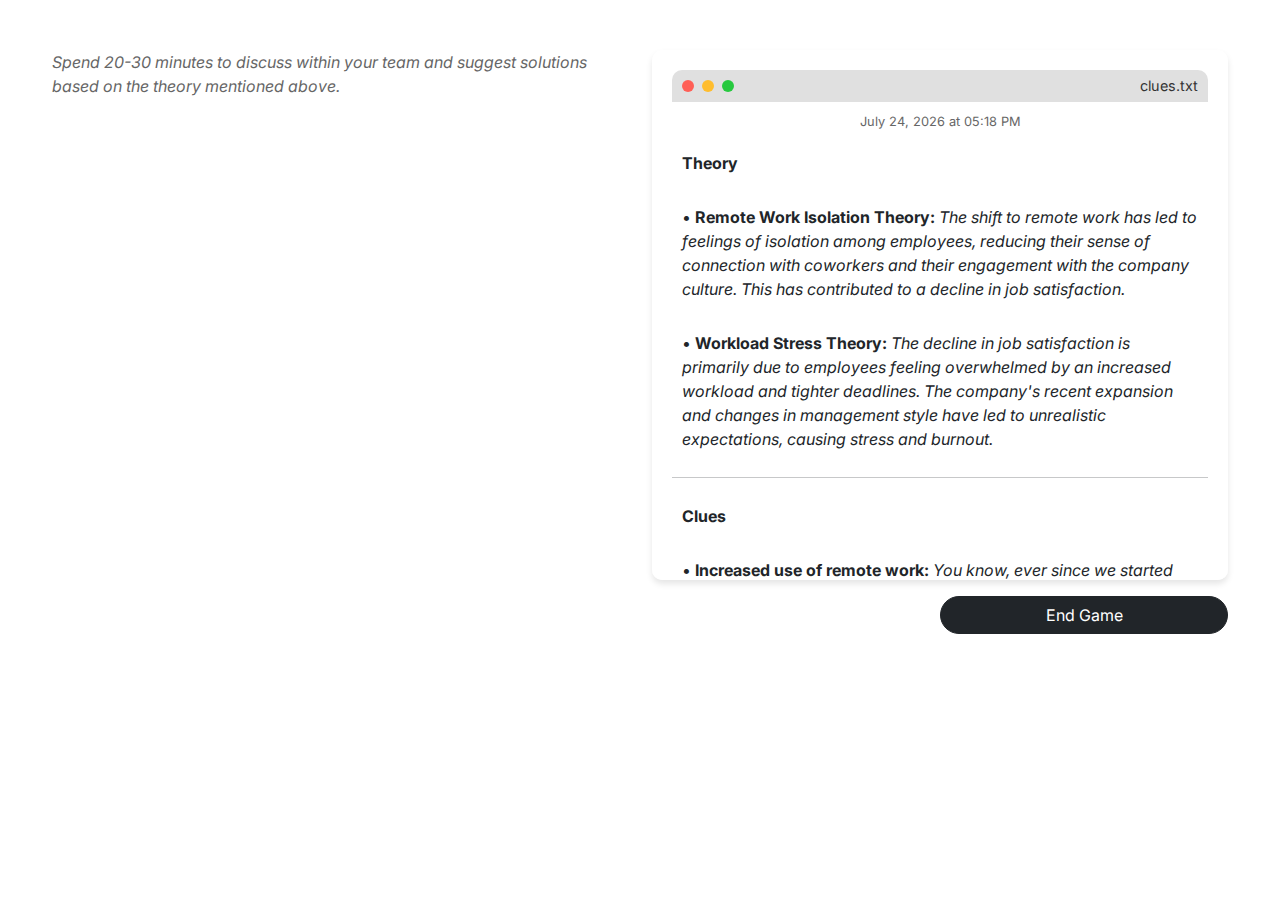
<file: conclusion.html>
<!DOCTYPE html>
<html lang="en">
<head>
    <meta charset="UTF-8">
    <meta name="viewport" content="width=device-width, initial-scale=1.0">
    <title>Student Response - Cracking Job Satisfaction</title>
    <link rel="icon" type="img/favicon.ico" href="img/favicon.ico">
    <link href="https://cdn.jsdelivr.net/npm/bootstrap@5.3.0/dist/css/bootstrap.min.css" rel="stylesheet">
    <link href="https://fonts.googleapis.com/css2?family=Inter:wght@400;700&display=swap" rel="stylesheet">
    <style>
        body {
            font-family: 'Inter', sans-serif;
            background-color: #fff;
        }
        .container {
            max-width: 1200px;
            margin-top: 50px;
        }
        .comment-panel {
            background-color: #fff;
            border-radius: 10px;
            padding: 20px;
            box-shadow: 0 4px 6px rgba(0, 0, 0, 0.1);
            height: 530px;
            overflow-y: auto;
        }
        .window-header {
            display: flex;
            align-items: center;
            justify-content: space-between;
            background-color: #e0e0e0;
            padding: 5px 10px;
            border-radius: 10px 10px 0 0;
            margin-bottom: 10px;
        }
        .window-controls {
            display: flex;
        }
        .window-control {
            width: 12px;
            height: 12px;
            border-radius: 50%;
            margin-right: 8px;
        }
        .close { background-color: #ff5f56; }
        .minimize { background-color: #ffbd2e; }
        .maximize { background-color: #27c93f; }
        .notepad-title {
            font-size: 0.9em;
            color: #333;
        }

        #current-datetime {
            font-size: 0.8em;
            color: #666;
            margin-bottom: 10px;
            text-align: center;
        }

        .comment-list {
            list-style-type: none;
            padding: 0;
        }

        .comment-list li {
            margin-bottom: 10px;
            padding: 10px;
            background-color: #fff;
            border-radius: 5px;
        }
        iframe {
            width: 100%;
            height: 530px;
            border: none;
            border-radius: 10px;
        }

        .feedback-instruction {
            text-align: left;
            margin-bottom: 20px;
            font-style: italic;
            color: #666;
        }

        #nextButton {
            width: 50%;
            float: right;
            margin-top: 30px;
            margin-bottom: 30px;
        }
    </style>
</head>
<body>
    <div class="container">
        <div class="row">
            <div class="col-md-6">
                <p class="feedback-instruction">Spend 20-30 minutes to discuss within your team and suggest solutions based on the theory mentioned above.</p>
                <iframe data-tally-src="https://tally.so/embed/w2JL5g?alignLeft=1&hideTitle=1&transparentBackground=1&dynamicHeight=1" loading="lazy" width="100%" height="470" frameborder="0" marginheight="0" marginwidth="0" title="Feedback 2 BRM"></iframe><script>var d=document,w="https://tally.so/widgets/embed.js",v=function(){"undefined"!=typeof Tally?Tally.loadEmbeds():d.querySelectorAll("iframe[data-tally-src]:not([src])").forEach((function(e){e.src=e.dataset.tallySrc}))};if("undefined"!=typeof Tally)v();else if(d.querySelector('script[src="'+w+'"]')==null){var s=d.createElement("script");s.src=w,s.onload=v,s.onerror=v,d.body.appendChild(s);}</script>
                <script>
                    var d=document,w="https://tally.so/widgets/embed.js",v=function(){"undefined"!=typeof Tally?Tally.loadEmbeds():d.querySelectorAll("iframe[data-tally-src]:not([src])").forEach((function(e){e.src=e.dataset.tallySrc}))};if("undefined"!=typeof Tally)v();else if(d.querySelector('script[src="'+w+'"]')==null){var s=d.createElement("script");s.src=w,s.onload=v,s.onerror=v,d.body.appendChild(s);}

                    // Listen for messages from the iframe
                    window.addEventListener('message', function(event) {
                        // Check if the message is from Tally
                        if (event.data.type === 'tally-form-submit') {
                            // Refresh the entire page
                            window.location.reload();
                        }
                    });
                </script>
            </div>
            <div class="col-md-6">
                <div class="comment-panel">
                    <div class="window-header">
                        <div class="window-controls">
                            <div class="window-control close"></div>
                            <div class="window-control minimize"></div>
                            <div class="window-control maximize"></div>
                        </div>
                        <div class="notepad-title">clues.txt</div>
                    </div>
                    <div id="current-datetime"></div>
                    <ul class="comment-list" id="commentList">
                        <li><strong>Theory</strong></li>
                        <li>• <strong>Remote Work Isolation Theory:</strong> <i>The shift to remote work has led to feelings of isolation among employees, reducing their sense of connection with coworkers and their engagement with the company culture. This has contributed to a decline in job satisfaction.</i></li>
                        <li>• <strong>Workload Stress Theory:</strong> <i>The decline in job satisfaction is primarily due to employees feeling overwhelmed by an increased workload and tighter deadlines. The company's recent expansion and changes in management style have led to unrealistic expectations, causing stress and burnout.</i></li>
                        <hr>
                        <li><strong>Clues</strong></li>
                        <li>• <strong>Increased use of remote work:</strong> <i>You know, ever since we started working from home full-time, I've been feeling a bit disconnected from the team. It's like we're all islands now.</i></li>
                        <li>• <strong>Workload imbalance:</strong> <i>I'm drowning in work here! It feels like every time I finish a task, three more pop up. I'm not sure how much longer I can keep up this pace.</i></li>
                        <li>• <strong>Lack of recognition:</strong> <i>I put in so many extra hours last month to finish that big project, but it's like no one even noticed. A simple 'good job' would go a long way, you know?</i></li>
                        <li>• <strong>Shift towards micromanagement:</strong> <i>The new management style is... intense. I feel like I'm being watched all the time. It's hard to be creative when you're constantly looking over your shoulder.</i></li>
                        <li>• <strong>Increased employee turnover:</strong> <i>I've noticed a lot of familiar faces leaving lately, especially those who've been here for a few years. It's making me wonder if I should start looking elsewhere too.</i></li>
                    </ul>
                </div>
                <!-- button align right with margins -->
                <button id="nextButton" class="btn btn-dark btn-md rounded-pill mt-3 mb-3">End Game</button>
            </div>
        </div>
    </div>

    <script src="https://cdn.jsdelivr.net/npm/bootstrap@5.3.0/dist/js/bootstrap.bundle.min.js"></script>
    <script>
        function updateDateTime() {
            const now = new Date();
            const options = { day: 'numeric', month: 'long', year: 'numeric', hour: '2-digit', minute: '2-digit' };
            const formattedDate = now.toLocaleDateString('en-US', options);
            document.getElementById('current-datetime').textContent = formattedDate;
        }

        updateDateTime();

        document.getElementById('nextButton').addEventListener('click', function() {
            window.location.href = 'index.html';
        });
    </script>
</body>
</html>
</file>
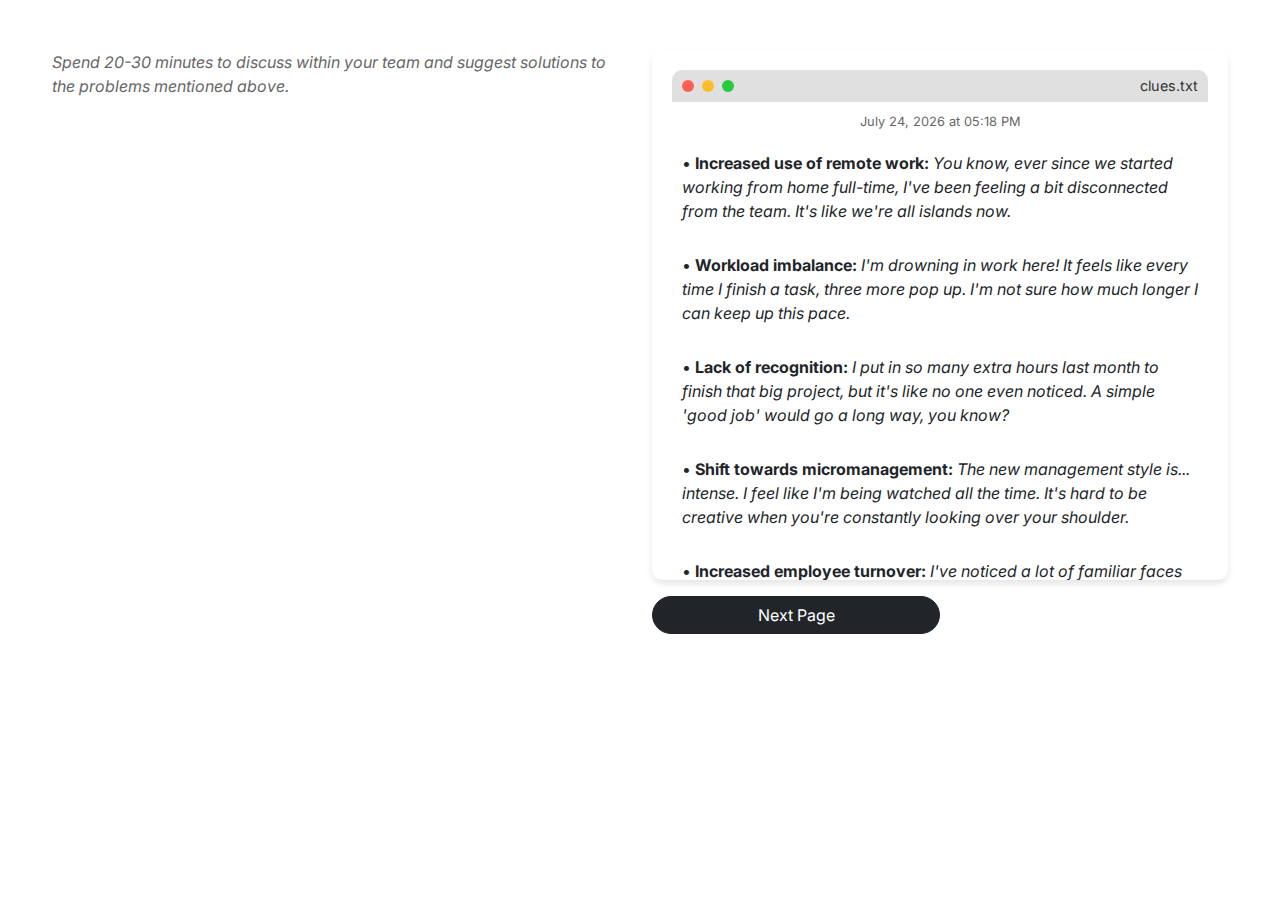
<file: feedback.html>
<!DOCTYPE html>
<html lang="en">
<head>
    <meta charset="UTF-8">
    <meta name="viewport" content="width=device-width, initial-scale=1.0">
    <title>Student Response - Cracking Job Satisfaction</title>
    <link rel="icon" type="img/favicon.ico" href="img/favicon.ico">
    <link href="https://cdn.jsdelivr.net/npm/bootstrap@5.3.0/dist/css/bootstrap.min.css" rel="stylesheet">
    <link href="https://fonts.googleapis.com/css2?family=Inter:wght@400;700&display=swap" rel="stylesheet">
    <style>
        body {
            font-family: 'Inter', sans-serif;
            background-color: #fff;
        }
        .container {
            max-width: 1200px;
            margin-top: 50px;
        }
        .comment-panel {
            background-color: #fff;
            border-radius: 10px;
            padding: 20px;
            box-shadow: 0 4px 6px rgba(0, 0, 0, 0.1);
            height: 530px;
            overflow-y: auto;
        }
        .window-header {
            display: flex;
            align-items: center;
            justify-content: space-between;
            background-color: #e0e0e0;
            padding: 5px 10px;
            border-radius: 10px 10px 0 0;
            margin-bottom: 10px;
        }
        .window-controls {
            display: flex;
        }
        .window-control {
            width: 12px;
            height: 12px;
            border-radius: 50%;
            margin-right: 8px;
        }
        .close { background-color: #ff5f56; }
        .minimize { background-color: #ffbd2e; }
        .maximize { background-color: #27c93f; }
        .notepad-title {
            font-size: 0.9em;
            color: #333;
        }

        #current-datetime {
            font-size: 0.8em;
            color: #666;
            margin-bottom: 10px;
            text-align: center;
        }

        .comment-list {
            list-style-type: none;
            padding: 0;
        }

        .comment-list li {
            margin-bottom: 10px;
            padding: 10px;
            background-color: #fff;
            border-radius: 5px;
        }
        iframe {
            width: 100%;
            height: 530px;
            border: none;
            border-radius: 10px;
        }

        .feedback-instruction {
            text-align: left;
            margin-bottom: 20px;
            font-style: italic;
            color: #666;
        }

        #nextButton {
        width: 200px;
        margin-bottom: 20px;  /* Added margin-bottom */
    }
    </style>
</head>
<body>
    <div class="container">
        <div class="row">
            <div class="col-md-6">
                <p class="feedback-instruction">Spend 20-30 minutes to discuss within your team and suggest solutions to the problems mentioned above.</p>
                <iframe id="tallyFrame" data-tally-src="https://tally.so/embed/nrdKK5?alignLeft=1&hideTitle=1&transparentBackground=1&dynamicHeight=1" loading="lazy" width="100%" height="500" frameborder="0" marginheight="0" marginwidth="0" title="Test Form"></iframe>
                <script>
                    var d=document,w="https://tally.so/widgets/embed.js",v=function(){"undefined"!=typeof Tally?Tally.loadEmbeds():d.querySelectorAll("iframe[data-tally-src]:not([src])").forEach((function(e){e.src=e.dataset.tallySrc}))};if("undefined"!=typeof Tally)v();else if(d.querySelector('script[src="'+w+'"]')==null){var s=d.createElement("script");s.src=w,s.onload=v,s.onerror=v,d.body.appendChild(s);}

                    // Listen for messages from the iframe
                    window.addEventListener('message', function(event) {
                        // Check if the message is from Tally
                        if (event.data.type === 'tally-form-submit') {
                            // Refresh the entire page
                            window.location.reload();
                        }
                    });
                </script>
            </div>
            <div class="col-md-6">
                <div class="comment-panel">
                    <div class="window-header">
                        <div class="window-controls">
                            <div class="window-control close"></div>
                            <div class="window-control minimize"></div>
                            <div class="window-control maximize"></div>
                        </div>
                        <div class="notepad-title">clues.txt</div>
                    </div>
                    <div id="current-datetime"></div>
                    <ul class="comment-list" id="commentList">
                        <li>• <strong>Increased use of remote work:</strong> <i>You know, ever since we started working from home full-time, I've been feeling a bit disconnected from the team. It's like we're all islands now.</i></li>
                        <li>• <strong>Workload imbalance:</strong> <i>I'm drowning in work here! It feels like every time I finish a task, three more pop up. I'm not sure how much longer I can keep up this pace.</i></li>
                        <li>• <strong>Lack of recognition:</strong> <i>I put in so many extra hours last month to finish that big project, but it's like no one even noticed. A simple 'good job' would go a long way, you know?</i></li>
                        <li>• <strong>Shift towards micromanagement:</strong> <i>The new management style is... intense. I feel like I'm being watched all the time. It's hard to be creative when you're constantly looking over your shoulder.</i></li>
                        <li>• <strong>Increased employee turnover:</strong> <i>I've noticed a lot of familiar faces leaving lately, especially those who've been here for a few years. It's making me wonder if I should start looking elsewhere too.</i></li>
                    </ul>
                </div>
                <!-- button align right-->
                <button id="nextButton" class="btn btn-dark btn-md rounded-pill mt-3" style="width: 50%; ">Next Page</button>
            </div>
        </div>
    </div>

    <!-- Modal for Access Code -->
    <div class="modal fade" id="accessCodeModal" tabindex="-1" aria-labelledby="accessCodeModalLabel" aria-hidden="true">
        <div class="modal-dialog">
            <div class="modal-content">
                <div class="modal-header">
                    <h5 class="modal-title" id="accessCodeModalLabel">Access Code Required</h5>
                    <button type="button" class="btn-close" data-bs-dismiss="modal" aria-label="Close"></button>
                </div>
                <div class="modal-body">
                    <input type="text" class="form-control" id="accessCodeInput" placeholder="Enter Access Code">
                </div>
                <div class="modal-footer">
                    <button type="button" class="btn btn-secondary" data-bs-dismiss="modal">Close</button>
                    <button type="button" class="btn btn-primary" id="submitAccessCode">Submit</button>
                </div>
            </div>
        </div>
    </div>

    <script src="https://cdn.jsdelivr.net/npm/bootstrap@5.3.0/dist/js/bootstrap.bundle.min.js"></script>
    <script>
        function updateDateTime() {
            const now = new Date();
            const options = { day: 'numeric', month: 'long', year: 'numeric', hour: '2-digit', minute: '2-digit' };
            const formattedDate = now.toLocaleDateString('en-US', options);
            document.getElementById('current-datetime').textContent = formattedDate;
        }

        updateDateTime();

        const accessCodeModal = new bootstrap.Modal(document.getElementById('accessCodeModal'));

        document.getElementById('nextButton').addEventListener('click', function() {
            accessCodeModal.show();
        });

        document.getElementById('submitAccessCode').addEventListener('click', function() {
            const accessCode = document.getElementById('accessCodeInput').value;
            if (accessCode === '678v8D') {
                window.location.href = 'theory.html';
            } else {
                alert('Incorrect access code. Please wait for the instructor!');
                accessCodeModal.hide();
            }
        });
    </script>
</body>
</html>
</file>
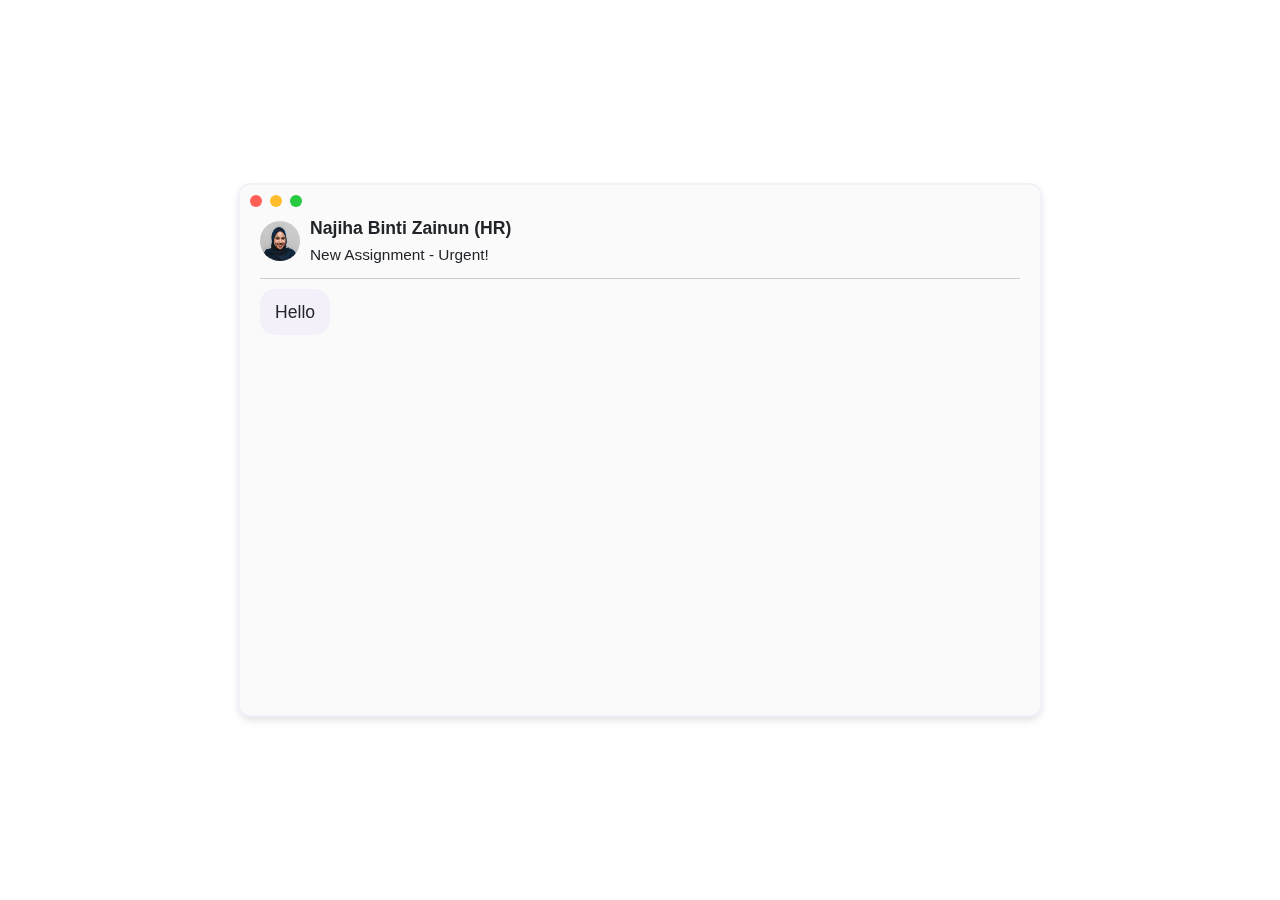
<file: intro.html>
<!DOCTYPE html>
<html lang="en">
<head>
    <meta charset="UTF-8">
    <meta name="viewport" content="width=device-width, initial-scale=1.0">
    <title>Cracking Job Satisfaction - Game</title>
    <link rel="icon" type="img/favicon.ico" href="img/favicon.ico">
    <link href="https://cdn.jsdelivr.net/npm/bootstrap@5.3.0/dist/css/bootstrap.min.css" rel="stylesheet">
    <link href="https://fonts.googleapis.com/css2?family=Inter:wght@400;700&display=swap" rel="stylesheet">
    <link rel="stylesheet" href="css/styles.css">
    <style>
.overlay {
    position: fixed;
    top: 0;
    left: 0;
    width: 100%;
    height: 100%;
    background-color: #fff;
    z-index: 1;
}

.Textbox {
    color: inherit;
    background-color: #fafafa ; /* Soft purple background similar to Teams */
    padding: 20px;
    font-size: 1.1rem;
    position: absolute;
    z-index: 5;
    left: 50%;
    top: 50%;

    -webkit-transform: translate(-50%, -50%);
    transform: translate(-50%, -50%);
    height: 530px; /* Increased height */
    width: 800px; /* Fixed width */
    box-shadow: 0 0 0 2px #f3f0fa, 0 4px 10px rgba(0, 0, 0, 0.15); /* Softer purple shadow */
    border-radius: 10px;
    overflow-y: auto;
}


.window-controls {
    position: absolute;
    top: 10px;
    left: 10px;
    display: flex;
}

.window-control {
    width: 12px;
    height: 12px;
    border-radius: 50%;
    margin-right: 8px;
}

.close { background-color: #ff5f56; }
.minimize { background-color: #ffbd2e; }
.maximize { background-color: #27c93f; }

.profile-pic {
    width: 40px;
    height: 40px;
    border-radius: 50%;
    margin-right: 10px;
}

#chat-header {
    display: flex;
    align-items: center;
    border-bottom: 1px solid #ccc;
    padding-bottom: 10px;
    margin-bottom: 10px;
}

.message-container {
    display: flex;
    margin-bottom: 15px;
}

.message-box {
    background-color: #f3f0fa;
    border-radius: 15px;
    padding: 10px 15px;
    max-width: 80%;
}

#typed-text {
    line-height: 1.5;
    margin-bottom: 20px;
}

#next-button {
    display: none;
    margin-top: 20px;
    width: 100%;
}

.auto-replies {
    display: none;
    justify-content: center;
    margin-top: 20px;
}

.auto-reply-btn {
    flex-grow: 1;
    margin: 0 5px;
}

/* Responsive adjustments */
@media (max-width: 640px) {
    .Textbox {
        width: 90%;
        height: auto;
        max-height: 80vh;
    }
}
    </style>
</head>
<body>
    <div class="overlay"></div>
    <div class="Textbox">
        <div class="window-controls">
            <div class="window-control close"></div>
            <div class="window-control minimize"></div>
            <div class="window-control maximize"></div>
        </div>
        <div id="chat-header" style="margin-top: 10px;">
            <img src="img/hr_pic.png" alt="HR Profile" class="profile-pic">
            <div>
                <strong>Najiha Binti Zainun (HR)</strong><br>
                <small>New Assignment - Urgent!</small>
            </div>
        </div>
        <div id="chat-container"></div>
        <!--Add a horizontal line-->
       
        <div class="auto-replies">
            <a href="select.html"><button class="btn btn-outline-dark btn-md auto-reply-btn">Okay!</button></a>
            <a href="select.html"><button class="btn btn-outline-dark btn-md auto-reply-btn">Sounds Good</button></a>
            <a href="select.html"><button class="btn btn-outline-dark btn-md auto-reply-btn">Working On It</button></a>
        </div>
        <button id="next-button" class="btn btn-primary btn-lg rounded-pill" style="display: none;">Hear What Employees Say!</button>
    </div>

    <script src="https://cdn.jsdelivr.net/npm/bootstrap@5.3.0/dist/js/bootstrap.bundle.min.js"></script>
    <script>
        const messages = [
    "Hello",
    "I am writing to request your assistance for one of our client, Lappee.",
    "Lappee, an e-commerce company, suffer from a significant drop in employee job satisfaction over the past year.",
    "Despite the competitive salary, employees reported feeling disengaged and dissatisfied with their work.",
    "Can you solve the problem?"
];

const chatContainer = document.getElementById('chat-container');
const nextButton = document.getElementById('next-button');
const autoReplies = document.querySelector('.auto-replies');

let messageIndex = 0;

function displayMessage() {
    if (messageIndex < messages.length) {
        const messageElement = document.createElement('div');
        messageElement.className = 'message-container';
        messageElement.innerHTML = `
            <div class="message-box">
                ${messages[messageIndex]}
            </div>
        `;
        chatContainer.appendChild(messageElement);
        chatContainer.scrollTop = chatContainer.scrollHeight;
        messageIndex++;
        setTimeout(displayMessage, 1000); // Adjust delay between messages
    } else {
        autoReplies.style.display = 'flex';
    }
}

displayMessage();

document.querySelectorAll('.auto-reply-btn').forEach(btn => {
    btn.addEventListener('click', () => {
        const replyElement = document.createElement('div');
        replyElement.className = 'message-container';
        replyElement.style.justifyContent = 'flex-end';
        replyElement.innerHTML = `
            <div class="message-box" style="background-color: #e1f3fb;">
                ${btn.textContent}
            </div>
        `;
        chatContainer.appendChild(replyElement);
        chatContainer.scrollTop = chatContainer.scrollHeight;
        autoReplies.style.display = 'none';
        nextButton.style.display = 'block';
    });
});

nextButton.addEventListener('click', () => {
    // Add functionality for the next page or action here
    console.log("Button clicked!");
});
    </script>
</body>
</html>
</file>
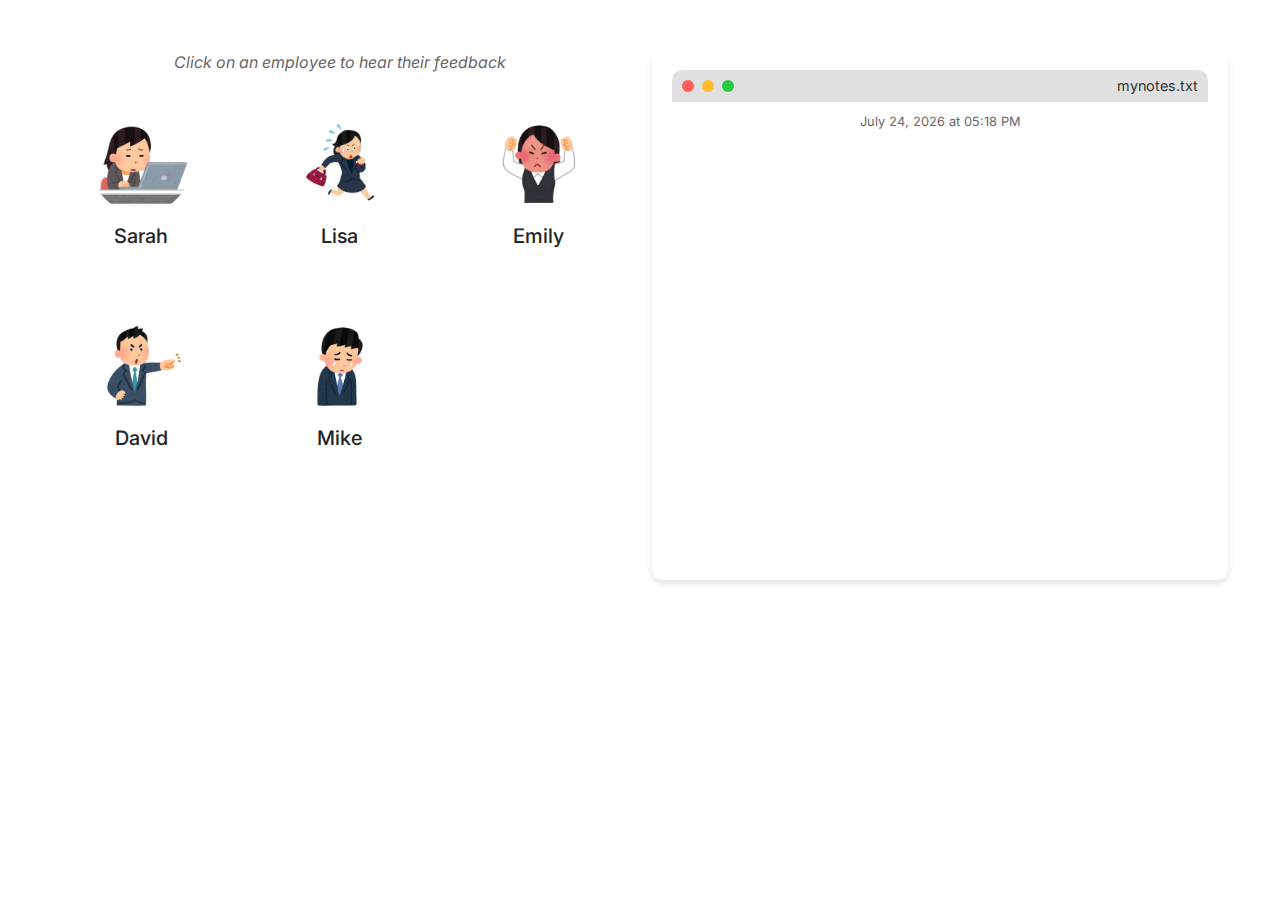
<file: select.html>
<!DOCTYPE html>
<html lang="en">
<head>
    <meta charset="UTF-8">
    <meta name="viewport" content="width=device-width, initial-scale=1.0">
    <title>Employee Feedback - Cracking Job Satisfaction</title>
    <link rel="icon" type="img/favicon.ico" href="img/favicon.ico">
    <link href="https://cdn.jsdelivr.net/npm/bootstrap@5.3.0/dist/css/bootstrap.min.css" rel="stylesheet">
    <link href="https://fonts.googleapis.com/css2?family=Inter:wght@400;700&display=swap" rel="stylesheet">
    <style>
        body {
            font-family: 'Inter', sans-serif;
            background-color: #fff;
        }
        .container {
            max-width: 1200px;
            margin-top: 50px;
        }
        .employee-grid {
            display: grid;
            grid-template-columns: repeat(auto-fit, minmax(150px, 1fr));
            gap: 20px;
            margin-bottom: 20px;
        }
        .employee-card {
            background-color: #fff;
            border-radius: 10px;
            padding: 20px;
            text-align: center;
            cursor: pointer;
            transition: all 0.3s ease;
        }
        .employee-card:hover {
            transform: translateY(-5px);
            box-shadow: 0 4px 10px rgba(0, 0, 0, 0.1);
        }
        .employee-image {
            width: 100px;
            height: 100px;
            border-radius: 50%;
            margin-bottom: 10px;
        }
        .comment-panel {
            background-color: #fff;
            border-radius: 10px;
            padding: 20px;
            height: 100%;
            box-shadow: 0 4px 6px rgba(0, 0, 0, 0.1);
            height: 530px;
            overflow-y: auto;
            display: flex;
            flex-direction: column;
        }

        .window-header {
            display: flex;
            align-items: center;
            justify-content: space-between;
            background-color: #e0e0e0;
            padding: 5px 10px;
            border-radius: 10px 10px 0 0;
            margin-bottom: 10px;
        }

        .window-controls {
            display: flex;
        }

        .window-control {
            width: 12px;
            height: 12px;
            border-radius: 50%;
            margin-right: 8px;
        }

        .close { background-color: #ff5f56; }
        .minimize { background-color: #ffbd2e; }
        .maximize { background-color: #27c93f; }

        .notepad-title {
            font-size: 0.9em;
            color: #333;
        }

        #current-datetime {
            font-size: 0.8em;
            color: #666;
            margin-bottom: 10px;
            text-align: center;
        }

        .comment-list {
            list-style-type: none;
            padding: 0;
        }

        .comment-list li {
            margin-bottom: 10px;
            padding: 10px;
            background-color: #fff;
            border-radius: 5px;
        }

        .feedback-instruction {
            text-align: center;
            margin-bottom: 20px;
            font-style: italic;
            color: #666;
        }

        #nextButton {
            width: 200px;
            margin-bottom: 20px;  /* Added margin-bottom */
        }

        @media (max-width: 768px) {
            .employee-grid {
                grid-template-columns: repeat(2, 1fr);
            }
        }
    </style>
</head>
<body>
    <div class="container">
        <div class="row">
            <div class="col-md-6">
                <p class="feedback-instruction">Click on an employee to hear their feedback</p>
                <div class="employee-grid">
                    <div class="employee-card" data-employee="1">
                        <img src="img/employee1.png" alt="Employee 1" class="employee-image">
                        <h5>Sarah</h5>
                    </div>
                    <div class="employee-card" data-employee="2">
                        <img src="img/employee2.png" alt="Employee 2" class="employee-image">
                        <h5>Lisa</h5>
                    </div>
                    <div class="employee-card" data-employee="3">
                        <img src="img/employee3.png" alt="Employee 3" class="employee-image">
                        <h5>Emily</h5>
                    </div>
                    <div class="employee-card" data-employee="4">
                        <img src="img/employee4.png" alt="Employee 4" class="employee-image">
                        <h5>David</h5>
                    </div>
                    <div class="employee-card" data-employee="5">
                        <img src="img/employee5.png" alt="Employee 5" class="employee-image">
                        <h5>Mike</h5>
                    </div>
                </div>
            </div>
            <div class="col-md-6">
                <div class="comment-panel">
                    <div class="window-header">
                        <div class="window-controls">
                            <div class="window-control close"></div>
                            <div class="window-control minimize"></div>
                            <div class="window-control maximize"></div>
                        </div>
                        <div class="notepad-title">mynotes.txt</div>
                    </div>
                    <div id="current-datetime"></div>
                    <ul class="comment-list" id="commentList">
                        <!-- Comments will be added here dynamically -->
                    </ul>
                </div>
                <div class="text-center mt-3">
                    <button id="nextButton" class="btn btn-dark btn-md rounded-pill mt-3" style="display: none;">Next</button>
                </div>
            </div>
        </div>
    </div>

    <script src="https://cdn.jsdelivr.net/npm/bootstrap@5.3.0/dist/js/bootstrap.bundle.min.js"></script>
    <script>
        function updateDateTime() {
            const now = new Date();
            const options = { day: 'numeric', month: 'long', year: 'numeric', hour: '2-digit', minute: '2-digit' };
            const formattedDate = now.toLocaleDateString('en-US', options);
            document.getElementById('current-datetime').textContent = formattedDate;
        }

        // Call this function when the page loads
        updateDateTime()

        function scrollToBottom() {
            const commentList = document.getElementById('commentList');
            commentList.scrollTop = commentList.scrollHeight;
        }

        const employeeComments = {
            1: "• <strong>Increased use of remote work:</strong> <i>You know, ever since we started working from home full-time, I've been feeling a bit disconnected from the team. It's like we're all islands now.</i>",
            2: "• <strong>Workload imbalance:</strong> <i>I'm drowning in work here! It feels like every time I finish a task, three more pop up. I'm not sure how much longer I can keep up this pace.</i>",
            3: "• <strong>Lack of recognition:</strong> <i>I put in so many extra hours last month to finish that big project, but it's like no one even noticed. A simple 'good job' would go a long way, you know?</i>",
            4: "• <strong>Shift towards micromanagement:</strong> <i>The new management style is... intense. I feel like I'm being watched all the time. It's hard to be creative when you're constantly looking over your shoulder.</i>",
            5: "• <strong>Increased employee turnover:</strong> <i>I've noticed a lot of familiar faces leaving lately, especially those who've been here for a few years. It's making me wonder if I should start looking elsewhere too.</i>"
        };

        let clickedEmployees = new Set();

        document.querySelectorAll('.employee-card').forEach(card => {
            card.addEventListener('click', function() {
                const employeeId = this.getAttribute('data-employee');
                
                // Add comment summary to the right panel
                const commentList = document.getElementById('commentList');
                if (!commentList.querySelector(`[data-employee="${employeeId}"]`)) {
                    const li = document.createElement('li');
                    li.innerHTML = employeeComments[employeeId];
                    li.setAttribute('data-employee', employeeId);
                    commentList.appendChild(li);
                    scrollToBottom(); // Scroll to the bottom after adding new content
                }
                
                // Add employee to clicked set
                clickedEmployees.add(employeeId);

                // Check if all employees have been clicked
                if (clickedEmployees.size === 5) {
                    document.getElementById('nextButton').style.display = 'block';
                }
            });
        });

        // Add event listener for "Next" button to navigate to feedback.html
        document.getElementById('nextButton').addEventListener('click', function() {
            window.location.href = 'feedback.html';
        });

    </script>
</body>
</html>
</file>
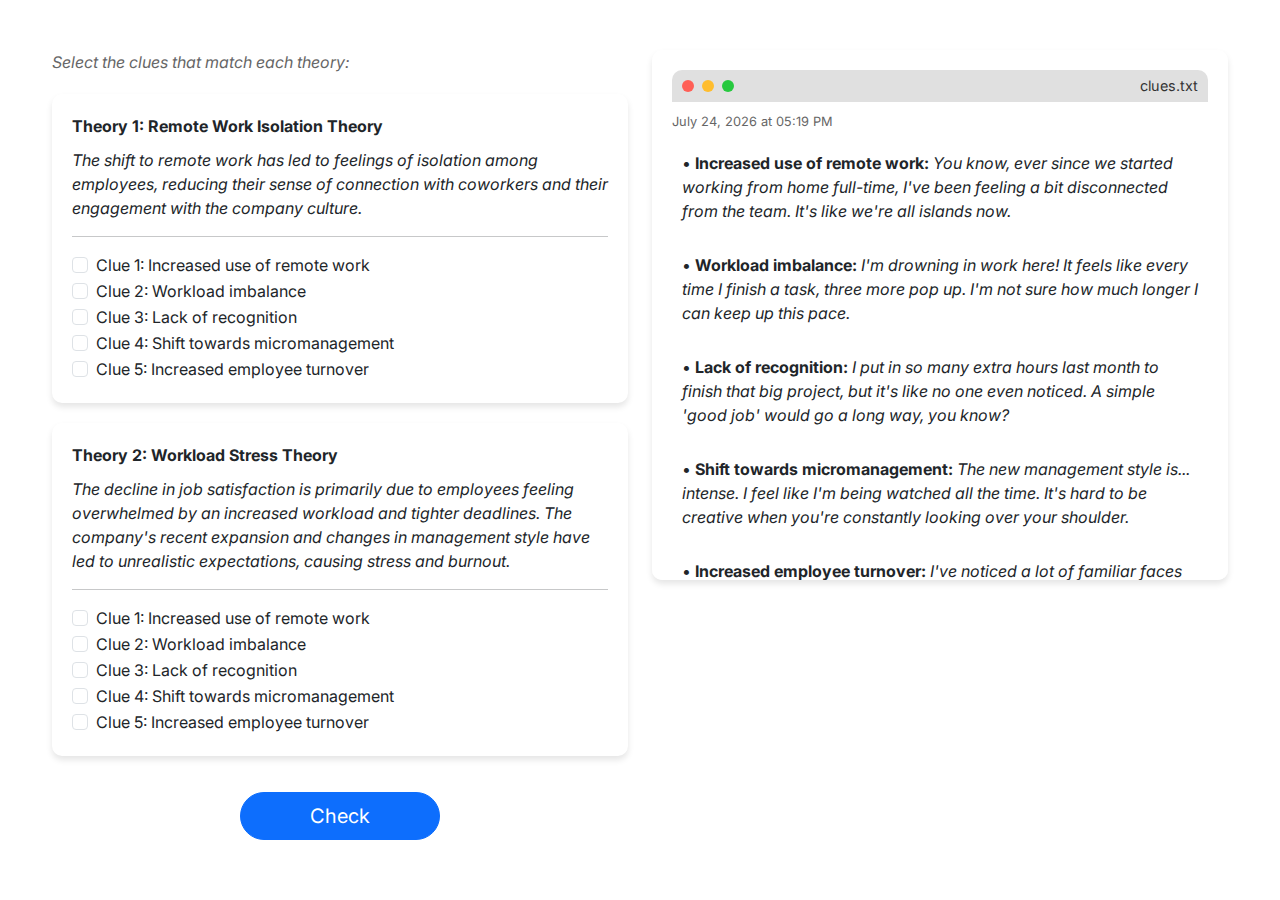
<file: selection.html>
<!DOCTYPE html>
<html lang="en">
<head>
    <meta charset="UTF-8">
    <meta name="viewport" content="width=device-width, initial-scale=1.0">
    <title>Theory Selection - Cracking Job Satisfaction</title>
    <link rel="icon" type="img/favicon.ico" href="img/favicon.ico">
    <link href="https://cdn.jsdelivr.net/npm/bootstrap@5.3.0/dist/css/bootstrap.min.css" rel="stylesheet">
    <link href="https://fonts.googleapis.com/css2?family=Inter:wght@400;700&display=swap" rel="stylesheet">
    <style>
        body {
            font-family: 'Inter', sans-serif;
            background-color: #fff;
        }
        .container {
            max-width: 1200px;
            margin-top: 50px;
        }
        .theory-box {
            background-color: #fff;
            border-radius: 10px;
            padding: 20px;
            margin-bottom: 20px;
            box-shadow: 0 4px 6px rgba(0, 0, 0, 0.1);
        }
        .theory-title {
            font-weight: bold;
            margin-bottom: 10px;
        }
        .intro-text {
            text-align: left;
            margin-bottom: 20px;
            font-style: italic;
            color: #666;
        }
        .feedback {
            margin-top: 20px;
            padding: 15px;
            border-radius: 5px;
            display: none;
        }
        .feedback.correct {
            background-color: #d4edda;
            color: #155724;
        }
        .feedback.incorrect {
            background-color: #f8d7da;
            color: #721c24;
        }
        .comment-panel {
            background-color: #fff;
            border-radius: 10px;
            padding: 20px;
            box-shadow: 0 4px 6px rgba(0, 0, 0, 0.1);
            height: 530px;
            overflow-y: auto;
        }
        .window-header {
            display: flex;
            align-items: center;
            justify-content: space-between;
            background-color: #e0e0e0;
            padding: 5px 10px;
            border-radius: 10px 10px 0 0;
            margin-bottom: 10px;
        }
        .window-controls {
            display: flex;
        }
        .window-control {
            width: 12px;
            height: 12px;
            border-radius: 50%;
            margin-right: 8px;
        }
        .close { background-color: #ff5f56; }
        .minimize { background-color: #ffbd2e; }
        .maximize { background-color: #27c93f; }
        .notepad-title {
            font-size: 0.9em;
            color: #333;
        }
        #current-datetime {
            font-size: 0.8em;
            color: #666;
            margin-bottom: 10px;
        }
        .comment-list {
            list-style-type: none;
            padding: 0;
        }
        .comment-list li {
            margin-bottom: 10px;
            padding: 10px;
            background-color: #fff;
            border-radius: 5px;
        }
    </style>
</head>
<body>
    <div class="container">
        <div class="row">
            <div class="col-md-6">
                <p class="intro-text">Select the clues that match each theory:</p>
                <div class="theory-box">
                    <div class="theory-title">Theory 1: Remote Work Isolation Theory</div>
                    <p><i>The shift to remote work has led to feelings of isolation among employees, reducing their sense of connection with coworkers and their engagement with the company culture.</i></p>
                    <hr>
                    <div class="form-check">
                        <input class="form-check-input" type="checkbox" value="1" id="theory1-clue1">
                        <label class="form-check-label" for="theory1-clue1">Clue 1: Increased use of remote work</label>
                    </div>
                    <div class="form-check">
                        <input class="form-check-input" type="checkbox" value="2" id="theory1-clue2">
                        <label class="form-check-label" for="theory1-clue2">Clue 2: Workload imbalance</label>
                    </div>
                    <div class="form-check">
                        <input class="form-check-input" type="checkbox" value="3" id="theory1-clue3">
                        <label class="form-check-label" for="theory1-clue3">Clue 3: Lack of recognition</label>
                    </div>
                    <div class="form-check">
                        <input class="form-check-input" type="checkbox" value="4" id="theory1-clue4">
                        <label class="form-check-label" for="theory1-clue4">Clue 4: Shift towards micromanagement</label>
                    </div>
                    <div class="form-check">
                        <input class="form-check-input" type="checkbox" value="5" id="theory1-clue5">
                        <label class="form-check-label" for="theory1-clue5">Clue 5: Increased employee turnover</label>
                    </div>
                </div>

                <div class="theory-box">
                    <div class="theory-title">Theory 2: Workload Stress Theory</div>
                    <p><i>The decline in job satisfaction is primarily due to employees feeling overwhelmed by an increased workload and tighter deadlines. The company's recent expansion and changes in management style have led to unrealistic expectations, causing stress and burnout.</i></p>
                    <hr>
                    <div class="form-check">
                        <input class="form-check-input" type="checkbox" value="1" id="theory2-clue1">
                        <label class="form-check-label" for="theory2-clue1">Clue 1: Increased use of remote work</label>
                    </div>
                    <div class="form-check">
                        <input class="form-check-input" type="checkbox" value="2" id="theory2-clue2">
                        <label class="form-check-label" for="theory2-clue2">Clue 2: Workload imbalance</label>
                    </div>
                    <div class="form-check">
                        <input class="form-check-input" type="checkbox" value="3" id="theory2-clue3">
                        <label class="form-check-label" for="theory2-clue3">Clue 3: Lack of recognition</label>
                    </div>
                    <div class="form-check">
                        <input class="form-check-input" type="checkbox" value="4" id="theory2-clue4">
                        <label class="form-check-label" for="theory2-clue4">Clue 4: Shift towards micromanagement</label>
                    </div>
                    <div class="form-check">
                        <input class="form-check-input" type="checkbox" value="5" id="theory2-clue5">
                        <label class="form-check-label" for="theory2-clue5">Clue 5: Increased employee turnover</label>
                    </div>
                </div>

                <div class="text-center">
                    <button id="checkButton" class="btn btn-primary btn-lg rounded-pill mt-3" style="width: 200px;">Check</button>
                </div>

                <div id="feedback" class="feedback"></div>

                <div class="text-center">
                    <button id="nextButton" class="btn btn-dark btn-lg rounded-pill mt-3" style="width: 200px; display: none;">Next</button>
                </div>
            </div>
            <div class="col-md-6">
                <div class="comment-panel">
                    <div class="window-header">
                        <div class="window-controls">
                            <div class="window-control close"></div>
                            <div class="window-control minimize"></div>
                            <div class="window-control maximize"></div>
                        </div>
                        <div class="notepad-title">clues.txt</div>
                    </div>
                    <div id="current-datetime"></div>
                    
                    <ul class="comment-list" id="commentList">
                        <li>• <strong>Increased use of remote work:</strong> <i>You know, ever since we started working from home full-time, I've been feeling a bit disconnected from the team. It's like we're all islands now.</i></li>
                        <li>• <strong>Workload imbalance:</strong> <i>I'm drowning in work here! It feels like every time I finish a task, three more pop up. I'm not sure how much longer I can keep up this pace.</i></li>
                        <li>• <strong>Lack of recognition:</strong> <i>I put in so many extra hours last month to finish that big project, but it's like no one even noticed. A simple 'good job' would go a long way, you know?</i></li>
                        <li>• <strong>Shift towards micromanagement:</strong> <i>The new management style is... intense. I feel like I'm being watched all the time. It's hard to be creative when you're constantly looking over your shoulder.</i></li>
                        <li>• <strong>Increased employee turnover:</strong> <i>I've noticed a lot of familiar faces leaving lately, especially those who've been here for a few years. It's making me wonder if I should start looking elsewhere too.</i></li>
                    </ul>
                   
                </div>
            </div>
        </div>
    </div>

    <script src="https://cdn.jsdelivr.net/npm/bootstrap@5.3.0/dist/js/bootstrap.bundle.min.js"></script>
    <script>
        function updateDateTime() {
            const now = new Date();
            const options = { day: 'numeric', month: 'long', year: 'numeric', hour: '2-digit', minute: '2-digit' };
            const formattedDate = now.toLocaleDateString('en-US', options);
            document.getElementById('current-datetime').textContent = formattedDate;
        }

        updateDateTime();

        document.getElementById('checkButton').addEventListener('click', function() {
            const theory1Correct = document.getElementById('theory1-clue1').checked && 
                                   document.getElementById('theory1-clue3').checked &&
                                   !document.getElementById('theory1-clue2').checked &&
                                   !document.getElementById('theory1-clue4').checked &&
                                   !document.getElementById('theory1-clue5').checked;

            const theory2Correct = document.getElementById('theory2-clue2').checked && 
                                   document.getElementById('theory2-clue5').checked &&
                                   !document.getElementById('theory2-clue1').checked &&
                                   !document.getElementById('theory2-clue3').checked &&
                                   !document.getElementById('theory2-clue4').checked;

            const feedbackElement = document.getElementById('feedback');
            
            if (theory1Correct && theory2Correct) {
                feedbackElement.innerHTML = "<strong>✨ Good job! ✨</strong><br><br>" +
                    "<strong>Theory 1:</strong> This theory connects remote work (Clue 1) with feelings of isolation, which leads to lower engagement and job satisfaction. It also suggests that recognition issues (Clue 3) are exacerbated by remote work, as employees feel less visible to their managers.<br><br>" +
                    "<strong>Theory 2:</strong> This theory links workload imbalance (Clue 2) with higher stress levels, which, in turn, lead to lower job satisfaction. It also attributes the increase in employee turnover (Clue 5) to stress-induced burnout.";
                feedbackElement.className = "feedback correct";
            } else {
                feedbackElement.innerHTML = "<strong>🌸 It's okay, let's review the correct answers! 🌸</strong><br><br>" +
                    "<strong>Theory 1:</strong> This theory connects remote work (Clue 1) with feelings of isolation, which leads to lower engagement and job satisfaction. It also suggests that recognition issues (Clue 3) are exacerbated by remote work, as employees feel less visible to their managers.<br><br>" +
                    "<strong>Theory 2:</strong> This theory links workload imbalance (Clue 2) with higher stress levels, which, in turn, lead to lower job satisfaction. It also attributes the increase in employee turnover (Clue 5) to stress-induced burnout.";
                feedbackElement.className = "feedback incorrect";
            }
            
            feedbackElement.style.display = "block";
            document.getElementById('nextButton').style.display = "inline-block";
            document.getElementById('checkButton').style.display = "none";
        });

        document.getElementById('nextButton').addEventListener('click', function() {
            // Add functionality for the next page here
            window.location.href = 'conclusion.html';
        });
    </script>
</body>
</html>
</file>
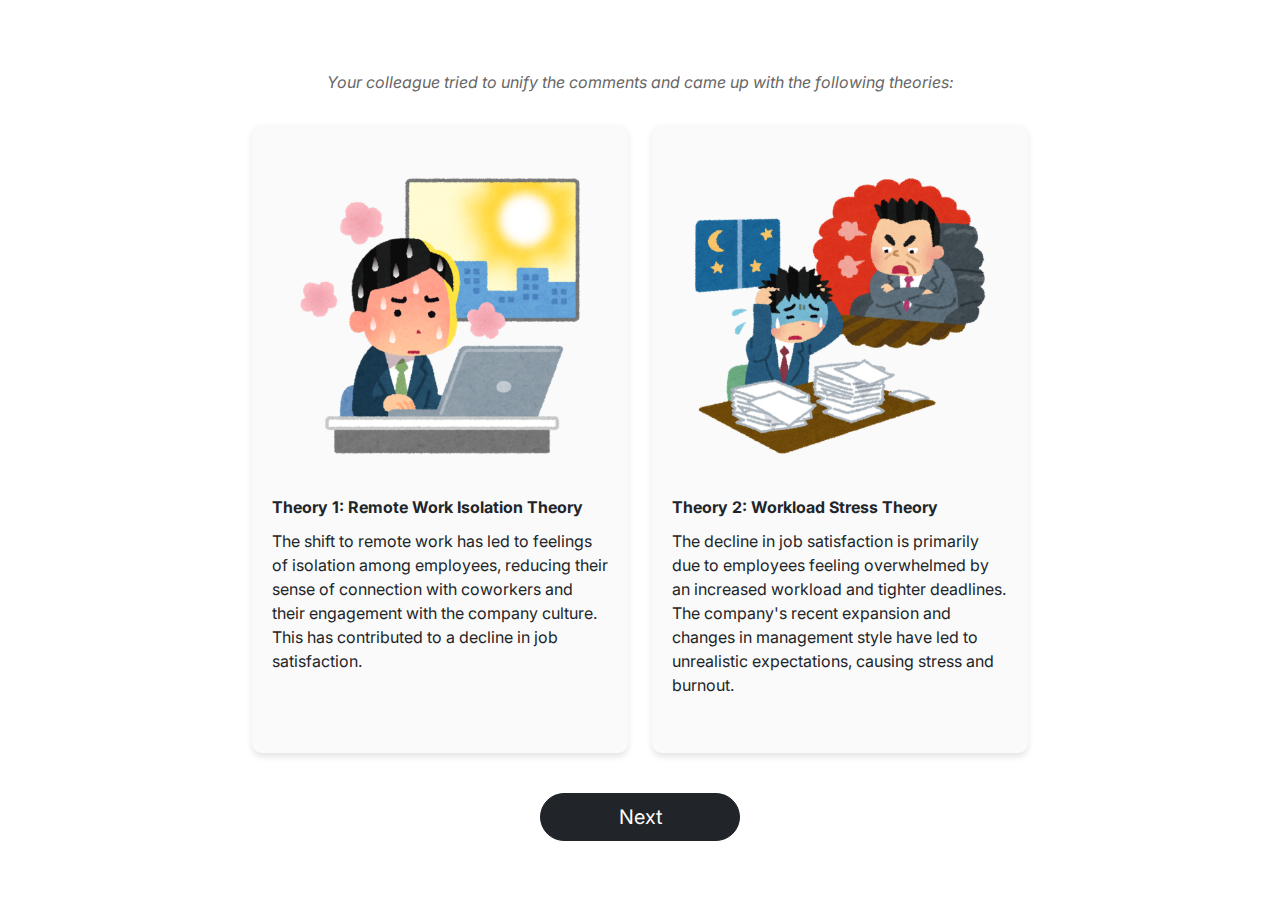
<file: theory.html>
<!DOCTYPE html>
<html lang="en">
<head>
    <meta charset="UTF-8">
    <meta name="viewport" content="width=device-width, initial-scale=1.0">
    <title>Theories - Cracking Job Satisfaction</title>
    <link rel="icon" type="img/favicon.ico" href="img/favicon.ico">
    <link href="https://cdn.jsdelivr.net/npm/bootstrap@5.3.0/dist/css/bootstrap.min.css" rel="stylesheet">
    <link href="https://fonts.googleapis.com/css2?family=Inter:wght@400;700&display=swap" rel="stylesheet">
    <style>
        body {
            font-family: 'Inter', sans-serif;
            background-color: #fff;
            display: flex;
            justify-content: center;
            align-items: center;
            min-height: 100vh;
        }
        .container {
            max-width: 800px;
        }
        .theory-box {
            background-color: #fafafa;
            border-radius: 10px;
            padding: 20px;
            margin-bottom: 20px;
            box-shadow: 0 4px 6px rgba(0, 0, 0, 0.1);
            height: 100%;
        }
        .theory-title {
            font-weight: bold;
            margin-bottom: 10px;
        }
        .theory-image {
            max-width: 100%;
            height: auto;
            margin-bottom: 15px;
        }
        .intro-text {
            text-align: center;
            margin-bottom: 30px;
            margin-top: 30px;
            font-style: italic;
            color: #666;
        }
        #nextButton {
            width: 200px;
            margin-bottom: 20px;
        }
    </style>
</head>
<body>
    <div class="container">
        <p class="intro-text">Your colleague tried to unify the comments and came up with the following theories:</p>
        
        <div class="row">
            <div class="col-md-6 mb-4">
                <div class="theory-box">
                    <img src="img/remote.png" alt="Remote Work" class="theory-image">
                    <div class="theory-title">Theory 1: Remote Work Isolation Theory</div>
                    <p>The shift to remote work has led to feelings of isolation among employees, reducing their sense of connection with coworkers and their engagement with the company culture. This has contributed to a decline in job satisfaction.</p>
                </div>
            </div>

            <div class="col-md-6 mb-4">
                <div class="theory-box">
                    <img src="img/workstress.png" alt="Work Stress" class="theory-image">
                    <div class="theory-title">Theory 2: Workload Stress Theory</div>
                    <p>The decline in job satisfaction is primarily due to employees feeling overwhelmed by an increased workload and tighter deadlines. The company's recent expansion and changes in management style have led to unrealistic expectations, causing stress and burnout.</p>
                </div>
            </div>
        </div>

        <div class="text-center">
            <button id="nextButton" class="btn btn-dark btn-lg rounded-pill mt-3" style="width: 200px;">Next</button>
        </div>
    </div>

    <script src="https://cdn.jsdelivr.net/npm/bootstrap@5.3.0/dist/js/bootstrap.bundle.min.js"></script>
    <script>
        document.getElementById('nextButton').addEventListener('click', function() {
            // Navigate to conclusion.html
            window.location.href = 'selection.html';
        });
    </script>
</body>
</html>
</file>
<file: css/styles.css>
:root {
    --font-family: '__Inter_36bd41', '__Inter_Fallback_36bd41';
}

body {
    font-family: 'Public Sans', sans-serif;
    margin: 0;
    padding: 0;
    background-color: #fff;
    display: flex;
    flex-direction: column;
    min-height: 100vh;
}

.masthead {
    position: relative;
    height: 100vh;
    display: flex;
    align-items: center;
    justify-content: center;
    overflow: hidden;
    background-image: url('../img/background.svg');
    background-size: cover;
    background-position: center;
    background-repeat: no-repeat;
    margin-bottom: 30px;
}

.text-content {
    position: relative;
    z-index: 2;
    text-align: center;
}

.background-image {
    position: absolute;
    top: 0;
    left: 0;
    right: 0;
    bottom: 0;
    background-image: url('../img/background.svg');
    background-size: cover;
    background-position: center;
    z-index: 1;
}

.masthead::before {
    content: '';
    position: absolute;
    top: 0;
    left: 0;
    right: 0;
    bottom: 0;
    background-image: url('../img/background.p');
    background-size: cover;
    background-position: center;
    padding: 10%;
    z-index: -1;
}

.masthead .container {
    width: 100%;
    max-width: none;
    padding-left: 10%;
    padding-right: 10%;
}

.masthead h1 {
    color: black;
    font-size: 3.5em;
    font-weight: 700;
    font-family: 'Archivo Black', sans-serif;
}

.lead {
    font-size: 1.25rem;
    font-weight: 400;
    color: black;
}

.btn-primary {
    background-color: #007bff;
    border-color: #007bff;
    padding: 12px 30px;
    font-size: 1.2em;
    transition: all 0.3s ease;
    font-weight: 400;
}

.btn-primary:hover {
    background-color: #0056b3;
    border-color: #0056b3;
    transform: scale(1.05);
}

.game-duration {
    font-style: italic;
    color: #333;
    font-weight: 400;
    margin-bottom:500px;
}

footer {
    background-color: #f8f9fa;
    color: #333;
    text-align: center;
    padding: 20px 0;
    width: 100%;
    font-weight: 400;
}

/* Responsive styles */
@media (max-width: 768px) {
    .masthead::before {
        padding: 5%;
    }

    .masthead .container {
        padding-left: 5%;
        padding-right: 5%;
    }

    .masthead h1 {
        font-size: 2.5em;
    }

    .lead {
        font-size: 1rem;
    }

    .btn-primary {
        padding: 10px 20px;
        font-size: 1em;
    }
}

@media (max-width: 576px) {
    .background-image {
        background-image: url('../img/background_phone.gif');
        background-size: 80% auto;
        background-position: center bottom;
        background-repeat: no-repeat;
        margin-top: 5px;
    }

    .masthead {
        align-items: flex-start;
        padding-top: 5vh;
        background-image: url('../img/background_phone.gif');
        background-size: 80% auto;
        background-position: center bottom;
        background-repeat: no-repeat;
        margin-top: 20px;
    }

    .masthead::before {
        content: '';
        position: absolute;
        top: 0;
        left: 0;
        right: 0;
        bottom: 0;
        background-image: url('../img/background_phone.gif');
        background-size: 80% auto;
        background-position: center bottom;
        background-repeat: no-repeat;
        margin-top: 20px;
        z-index: -1;
    }

    .masthead h1 {
        font-size: 2em;
    }

    .lead {
        font-size: 0.9rem;
    }

    .btn-primary {
        padding: 8px 16px;
        font-size: 0.9em;
    }
}

.top-right-button {
    position: absolute;
    top: 20px;
    right: 20px;
    z-index: 3;
}
</file>
